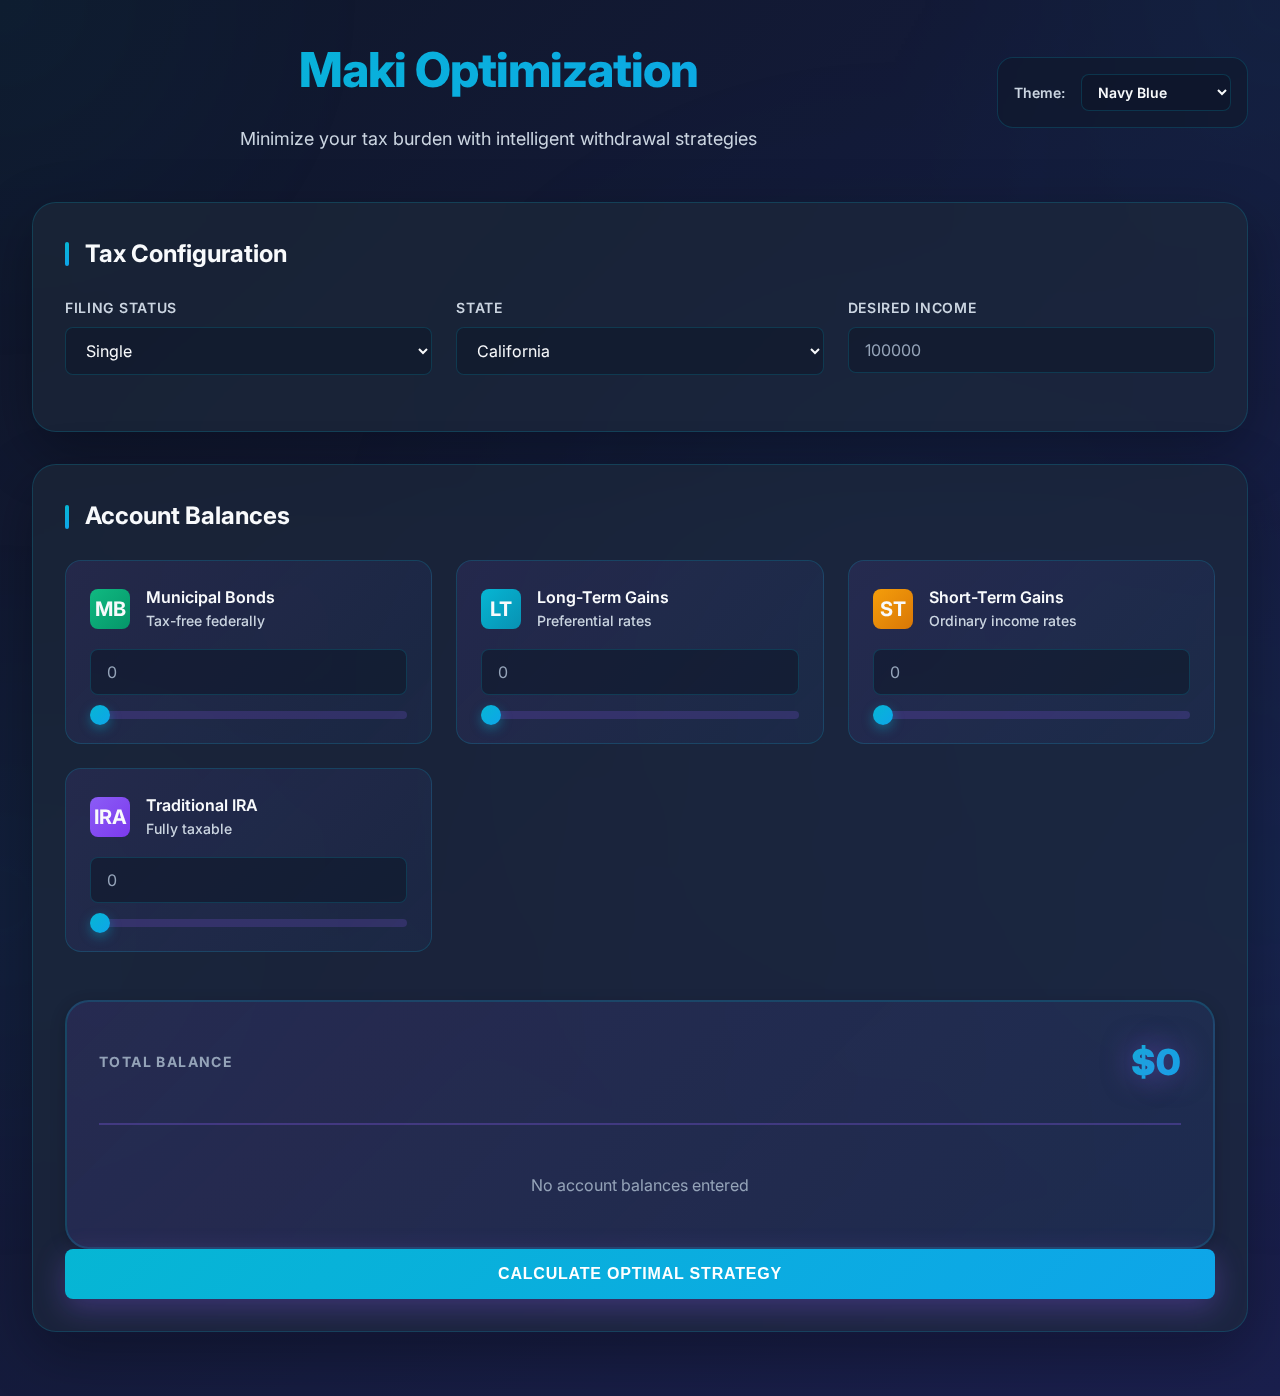
<file: index.html>
<!DOCTYPE html>
<html lang="en">

<head>
  <meta charset="UTF-8">
  <meta name="viewport" content="width=device-width, initial-scale=1.0">
  <meta name="description" content="Maki Optimization - Tax-efficient withdrawal strategy calculator">
  <title>Maki Optimization | Tax-Efficient Withdrawal Calculator</title>
  <link rel="preconnect" href="https://fonts.googleapis.com">
  <link rel="preconnect" href="https://fonts.gstatic.com" crossorigin>
  <link href="https://fonts.googleapis.com/css2?family=Inter:wght@400;500;600;700;800&display=swap" rel="stylesheet">
  <link rel="stylesheet" href="styles.css">
</head>

<body>
  <div class="container">
    <!-- Header -->
    <header>
      <div class="header-content">
        <div>
          <h1>Maki Optimization</h1>
          <p class="subtitle">Minimize your tax burden with intelligent withdrawal strategies</p>
        </div>
        <div class="theme-switcher">
          <label for="themeSelect">Theme:</label>
          <select id="themeSelect" class="theme-select">
            <option value="navy">Navy Blue</option>
            <option value="slate">Slate Platinum</option>
            <option value="indigo">Deep Indigo</option>
          </select>
        </div>
      </div>
    </header>

    <!-- Input Section -->
    <div class="card">
      <h2 class="card-title">Tax Configuration</h2>
      <div class="form-grid">
        <div class="form-group">
          <label for="filingStatus">Filing Status</label>
          <select id="filingStatus">
            <option value="single">Single</option>
            <option value="marriedFilingJointly">Married Filing Jointly</option>
            <option value="marriedFilingSeparately">Married Filing Separately</option>
            <option value="headOfHousehold">Head of Household</option>
          </select>
        </div>

        <div class="form-group">
          <label for="state">State</label>
          <select id="state">
            <option value="">Select State...</option>
          </select>
        </div>

        <div class="form-group">
          <label for="desiredIncome">Desired Income</label>
          <input type="text" id="desiredIncome" placeholder="100000" inputmode="numeric">
        </div>
      </div>
    </div>

    <!-- Account Balances -->
    <div class="card">
      <h2 class="card-title">Account Balances</h2>
      <div class="account-grid">
        <!-- Municipal Bonds -->
        <div class="account-card">
          <div class="account-header">
            <div class="account-icon muni">MB</div>
            <div>
              <div class="account-name">Municipal Bonds</div>
              <div class="slider-label">Tax-free federally</div>
            </div>
          </div>
          <div class="form-group">
            <input type="text" id="muniBonds" placeholder="0" inputmode="numeric">
            <input type="range" id="muniBondsSlider" min="0" max="5000000" step="10000" value="0"
              class="balance-slider">
          </div>
        </div>

        <!-- Long-term Capital Gains -->
        <div class="account-card">
          <div class="account-header">
            <div class="account-icon ltcg">LT</div>
            <div>
              <div class="account-name">Long-Term Gains</div>
              <div class="slider-label">Preferential rates</div>
            </div>
          </div>
          <div class="form-group">
            <input type="text" id="longTermGains" placeholder="0" inputmode="numeric">
            <input type="range" id="longTermGainsSlider" min="0" max="5000000" step="10000" value="0"
              class="balance-slider">
          </div>
        </div>

        <!-- Short-term Capital Gains -->
        <div class="account-card">
          <div class="account-header">
            <div class="account-icon stcg">ST</div>
            <div>
              <div class="account-name">Short-Term Gains</div>
              <div class="slider-label">Ordinary income rates</div>
            </div>
          </div>
          <div class="form-group">
            <input type="text" id="shortTermGains" placeholder="0" inputmode="numeric">
            <input type="range" id="shortTermGainsSlider" min="0" max="5000000" step="10000" value="0"
              class="balance-slider">
          </div>
        </div>

        <!-- IRA -->
        <div class="account-card">
          <div class="account-header">
            <div class="account-icon ira">IRA</div>
            <div>
              <div class="account-name">Traditional IRA</div>
              <div class="slider-label">Fully taxable</div>
            </div>
          </div>
          <div class="form-group">
            <input type="text" id="ira" placeholder="0" inputmode="numeric">
            <input type="range" id="iraSlider" min="0" max="5000000" step="10000" value="0" class="balance-slider">
          </div>
        </div>
      </div>

      <!-- Balance Preview -->
      <div id="balancePreview" class="balance-preview">
        <div class="balance-preview-header">
          <h3>Total Balance</h3>
          <div id="totalBalance" class="balance-preview-total">$0</div>
        </div>
        <div id="balanceBreakdown" class="balance-breakdown">
          <!-- Individual balances will be populated here -->
        </div>
      </div>

      <button class="btn btn-full" id="calculateBtn">Calculate Optimal Strategy</button>
    </div>

    <!-- Results Section -->
    <div id="resultsSection" class="hidden">
      <!-- Multi-Year Withdrawal Plan -->
      <div class="card fade-in">
        <h2 class="card-title">Multi-Year Withdrawal Plan</h2>

        <!-- Summary Metrics -->
        <div class="results-grid">
          <div class="result-item">
            <div class="result-label">Total Years</div>
            <div class="result-value" id="totalYears">0</div>
          </div>
          <div class="result-item">
            <div class="result-label">Total Taxes Paid</div>
            <div class="result-value" id="totalTaxesPaid">$0</div>
          </div>
          <div class="result-item">
            <div class="result-label">Total Withdrawn</div>
            <div class="result-value" id="totalWithdrawn">$0</div>
          </div>
          <div class="result-item">
            <div class="result-label">Average Effective Rate</div>
            <div class="result-value" id="avgEffectiveRate">0%</div>
          </div>
        </div>

        <!-- Year-by-Year Table -->
        <div class="table-container">
          <table id="yearlyBreakdown">
            <thead>
              <tr>
                <th>Year</th>
                <th>Muni Bonds</th>
                <th>Long-Term Gains</th>
                <th>Short-Term Gains</th>
                <th>Traditional IRA</th>
                <th>Total Withdrawn</th>
                <th>Total Tax</th>
                <th>Tax %</th>
                <th>Post-Tax Income</th>
              </tr>
            </thead>
            <tbody>
              <!-- Populated by JavaScript -->
            </tbody>
          </table>
        </div>
      </div>
    </div>
  </div>
  </div>
  </div>

  <!-- Scripts -->
  <script src="tax-data.js"></script>
  <script src="tax-calculator.js"></script>
  <script src="optimizer.js"></script>
  <script src="app.js"></script>
</body>

</html>
</file>
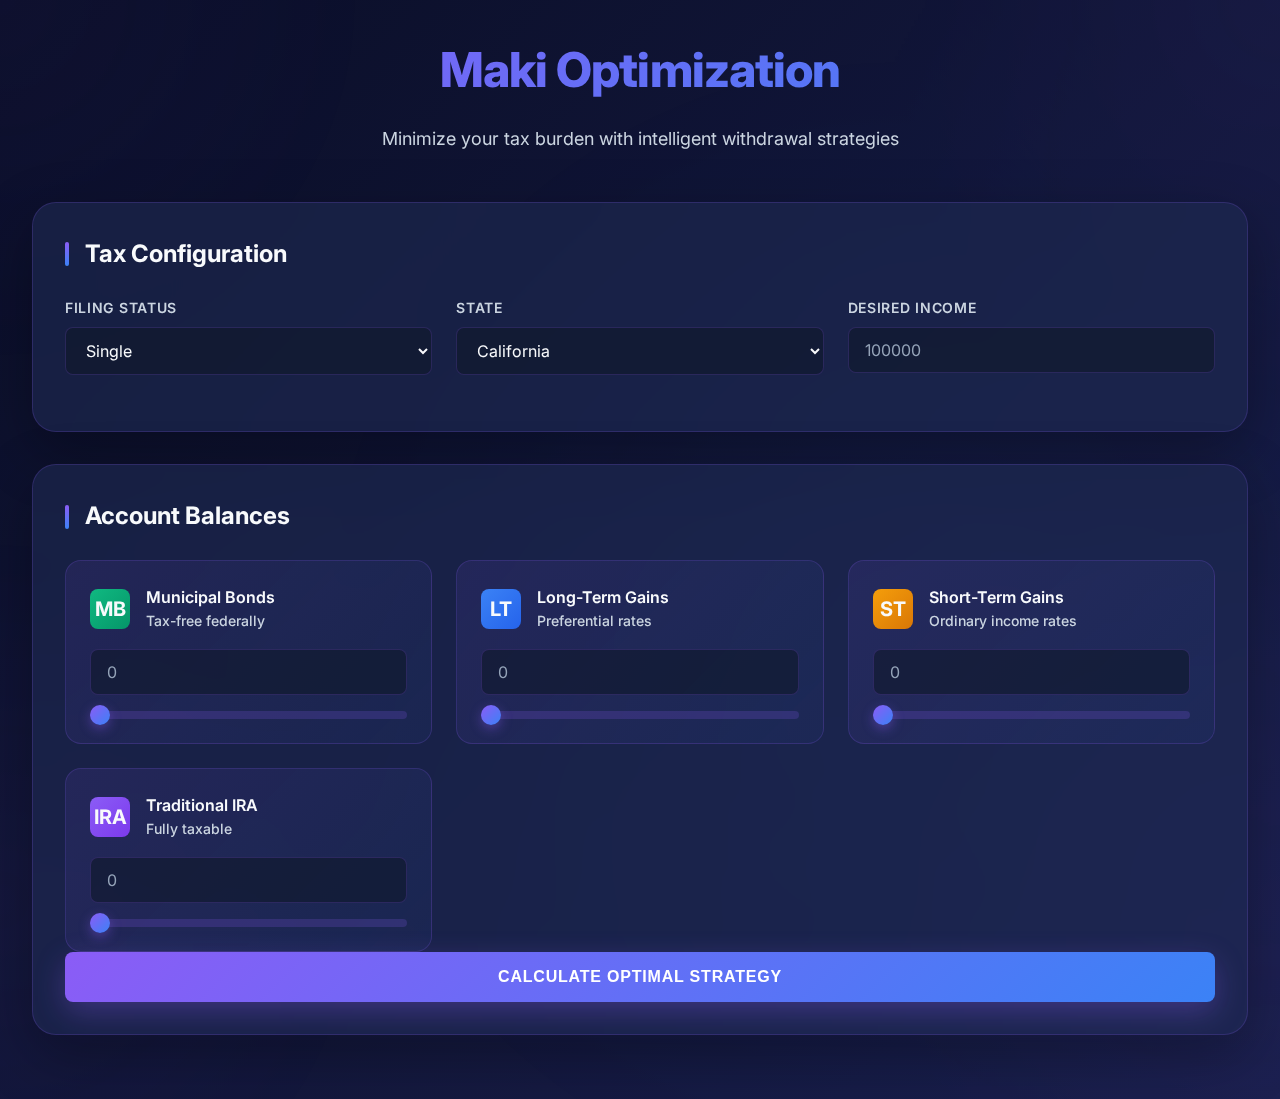
<file: root/index.html>
<!DOCTYPE html>
<html lang="en">

<head>
  <meta charset="UTF-8">
  <meta name="viewport" content="width=device-width, initial-scale=1.0">
  <meta name="description" content="Maki Optimization - Tax-efficient withdrawal strategy calculator">
  <title>Maki Optimization | Tax-Efficient Withdrawal Calculator</title>
  <link rel="preconnect" href="https://fonts.googleapis.com">
  <link rel="preconnect" href="https://fonts.gstatic.com" crossorigin>
  <link href="https://fonts.googleapis.com/css2?family=Inter:wght@400;500;600;700;800&display=swap" rel="stylesheet">
  <link rel="stylesheet" href="styles.css">
</head>

<body>
  <div class="container">
    <!-- Header -->
    <header>
      <h1>Maki Optimization</h1>
      <p class="subtitle">Minimize your tax burden with intelligent withdrawal strategies</p>
    </header>

    <!-- Input Section -->
    <div class="card">
      <h2 class="card-title">Tax Configuration</h2>
      <div class="form-grid">
        <div class="form-group">
          <label for="filingStatus">Filing Status</label>
          <select id="filingStatus">
            <option value="single">Single</option>
            <option value="marriedFilingJointly">Married Filing Jointly</option>
            <option value="marriedFilingSeparately">Married Filing Separately</option>
            <option value="headOfHousehold">Head of Household</option>
          </select>
        </div>

        <div class="form-group">
          <label for="state">State</label>
          <select id="state">
            <option value="">Select State...</option>
          </select>
        </div>

        <div class="form-group">
          <label for="desiredIncome">Desired Income</label>
          <input type="text" id="desiredIncome" placeholder="100000" inputmode="numeric">
        </div>
      </div>
    </div>

    <!-- Account Balances -->
    <div class="card">
      <h2 class="card-title">Account Balances</h2>
      <div class="account-grid">
        <!-- Municipal Bonds -->
        <div class="account-card">
          <div class="account-header">
            <div class="account-icon muni">MB</div>
            <div>
              <div class="account-name">Municipal Bonds</div>
              <div class="slider-label">Tax-free federally</div>
            </div>
          </div>
          <div class="form-group">
            <input type="text" id="muniBonds" placeholder="0" inputmode="numeric">
            <input type="range" id="muniBondsSlider" min="0" max="5000000" step="10000" value="0"
              class="balance-slider">
          </div>
        </div>

        <!-- Long-term Capital Gains -->
        <div class="account-card">
          <div class="account-header">
            <div class="account-icon ltcg">LT</div>
            <div>
              <div class="account-name">Long-Term Gains</div>
              <div class="slider-label">Preferential rates</div>
            </div>
          </div>
          <div class="form-group">
            <input type="text" id="longTermGains" placeholder="0" inputmode="numeric">
            <input type="range" id="longTermGainsSlider" min="0" max="5000000" step="10000" value="0"
              class="balance-slider">
          </div>
        </div>

        <!-- Short-term Capital Gains -->
        <div class="account-card">
          <div class="account-header">
            <div class="account-icon stcg">ST</div>
            <div>
              <div class="account-name">Short-Term Gains</div>
              <div class="slider-label">Ordinary income rates</div>
            </div>
          </div>
          <div class="form-group">
            <input type="text" id="shortTermGains" placeholder="0" inputmode="numeric">
            <input type="range" id="shortTermGainsSlider" min="0" max="5000000" step="10000" value="0"
              class="balance-slider">
          </div>
        </div>

        <!-- IRA -->
        <div class="account-card">
          <div class="account-header">
            <div class="account-icon ira">IRA</div>
            <div>
              <div class="account-name">Traditional IRA</div>
              <div class="slider-label">Fully taxable</div>
            </div>
          </div>
          <div class="form-group">
            <input type="text" id="ira" placeholder="0" inputmode="numeric">
            <input type="range" id="iraSlider" min="0" max="5000000" step="10000" value="0" class="balance-slider">
          </div>
        </div>
      </div>

      <button class="btn btn-full" id="calculateBtn">Calculate Optimal Strategy</button>
    </div>

    <!-- Results Section -->
    <div id="resultsSection" class="hidden">
      <!-- Multi-Year Withdrawal Plan -->
      <div class="card fade-in">
        <h2 class="card-title">Multi-Year Withdrawal Plan</h2>

        <!-- Summary Metrics -->
        <div class="results-grid">
          <div class="result-item">
            <div class="result-label">Total Years</div>
            <div class="result-value" id="totalYears">0</div>
          </div>
          <div class="result-item">
            <div class="result-label">Total Taxes Paid</div>
            <div class="result-value" id="totalTaxesPaid">$0</div>
          </div>
          <div class="result-item">
            <div class="result-label">Total Withdrawn</div>
            <div class="result-value" id="totalWithdrawn">$0</div>
          </div>
          <div class="result-item">
            <div class="result-label">Average Effective Rate</div>
            <div class="result-value" id="avgEffectiveRate">0%</div>
          </div>
        </div>

        <!-- Year-by-Year Table -->
        <div class="table-container">
          <table id="yearlyBreakdown">
            <thead>
              <tr>
                <th>Year</th>
                <th>Muni Bonds</th>
                <th>Long-Term Gains</th>
                <th>Short-Term Gains</th>
                <th>Traditional IRA</th>
                <th>Total Withdrawn</th>
                <th>Total Tax</th>
                <th>Tax %</th>
                <th>Post-Tax Income</th>
              </tr>
            </thead>
            <tbody>
              <!-- Populated by JavaScript -->
            </tbody>
          </table>
        </div>
      </div>
    </div>
  </div>
  </div>
  </div>

  <!-- Scripts -->
  <script src="tax-data.js"></script>
  <script src="tax-calculator.js"></script>
  <script src="optimizer.js"></script>
  <script src="app.js"></script>
</body>

</html>
</file>
<file: styles.css>
/* Maki Optimization - Premium Styles */

:root {
  /* Color Palette */
  --primary-bg: #0a0e27;
  --secondary-bg: #151b3d;
  --card-bg: rgba(30, 41, 82, 0.6);
  --accent-purple: #8b5cf6;
  --accent-blue: #3b82f6;
  --accent-green: #10b981;
  --accent-red: #ef4444;
  --text-primary: #f8fafc;
  --text-secondary: #cbd5e1;
  --text-muted: #94a3b8;
  --border-color: rgba(139, 92, 246, 0.2);
  --glow-purple: rgba(139, 92, 246, 0.4);
  --glow-blue: rgba(59, 130, 246, 0.4);

  /* Account Icon Colors */
  --icon-muni-1: #10b981;
  --icon-muni-2: #059669;
  --icon-ltcg-1: #3b82f6;
  --icon-ltcg-2: #2563eb;
  --icon-stcg-1: #f59e0b;
  --icon-stcg-2: #d97706;
  --icon-ira-1: #8b5cf6;
  --icon-ira-2: #7c3aed;

  /* Spacing */
  --spacing-xs: 0.5rem;
  --spacing-sm: 1rem;
  --spacing-md: 1.5rem;
  --spacing-lg: 2rem;
  --spacing-xl: 3rem;

  /* Border Radius */
  --radius-sm: 0.5rem;
  --radius-md: 1rem;
  --radius-lg: 1.5rem;

  /* Transitions */
  --transition-fast: 150ms ease;
  --transition-base: 250ms ease;
  --transition-slow: 400ms ease;
}

/* Theme 1: Navy Blue (Corporate) */
body.theme-navy {
  --primary-bg: #0f172a;
  --secondary-bg: #1e293b;
  --card-bg: rgba(30, 41, 59, 0.6);
  --accent-purple: #06b6d4;
  --accent-blue: #0ea5e9;
  --accent-green: #10b981;
  --accent-red: #ef4444;
  --text-primary: #f8fafc;
  --text-secondary: #cbd5e1;
  --text-muted: #94a3b8;
  --border-color: rgba(6, 182, 212, 0.2);
  --glow-purple: rgba(6, 182, 212, 0.4);
  --glow-blue: rgba(14, 165, 233, 0.4);

  /* Account Icon Colors - Keep original vibrant colors */
  --icon-muni-1: #10b981;
  --icon-muni-2: #059669;
  --icon-ltcg-1: #06b6d4;
  --icon-ltcg-2: #0891b2;
  --icon-stcg-1: #f59e0b;
  --icon-stcg-2: #d97706;
  --icon-ira-1: #8b5cf6;
  --icon-ira-2: #7c3aed;
}

/* Theme 3: Slate Platinum (Minimalist) */
body.theme-slate {
  --primary-bg: #0f1419;
  --secondary-bg: #1c2128;
  --card-bg: rgba(28, 33, 40, 0.6);
  --accent-purple: #94a3b8;
  --accent-blue: #64748b;
  --accent-green: #10b981;
  --accent-red: #ef4444;
  --text-primary: #f1f5f9;
  --text-secondary: #cbd5e1;
  --text-muted: #94a3b8;
  --border-color: rgba(148, 163, 184, 0.2);
  --glow-purple: rgba(148, 163, 184, 0.3);
  --glow-blue: rgba(100, 116, 139, 0.3);

  /* Account Icon Colors - Grayscale palette for minimalist theme */
  --icon-muni-1: #94a3b8;
  --icon-muni-2: #64748b;
  --icon-ltcg-1: #cbd5e1;
  --icon-ltcg-2: #94a3b8;
  --icon-stcg-1: #64748b;
  --icon-stcg-2: #475569;
  --icon-ira-1: #94a3b8;
  --icon-ira-2: #64748b;
}

/* Theme 4: Deep Indigo (Premium) */
body.theme-indigo {
  --primary-bg: #0c0e1f;
  --secondary-bg: #1a1d3a;
  --card-bg: rgba(26, 29, 58, 0.6);
  --accent-purple: #f59e0b;
  --accent-blue: #fb923c;
  --accent-green: #10b981;
  --accent-red: #ef4444;
  --text-primary: #faf5ff;
  --text-secondary: #e0e7ff;
  --text-muted: #a5b4fc;
  --border-color: rgba(245, 158, 11, 0.2);
  --glow-purple: rgba(245, 158, 11, 0.4);
  --glow-blue: rgba(251, 146, 60, 0.4);

  /* Account Icon Colors - Warm amber/indigo palette */
  --icon-muni-1: #10b981;
  --icon-muni-2: #059669;
  --icon-ltcg-1: #6366f1;
  --icon-ltcg-2: #4f46e5;
  --icon-stcg-1: #f59e0b;
  --icon-stcg-2: #d97706;
  --icon-ira-1: #a78bfa;
  --icon-ira-2: #8b5cf6;
}


* {
  margin: 0;
  padding: 0;
  box-sizing: border-box;
}

body {
  font-family: 'Inter', -apple-system, BlinkMacSystemFont, 'Segoe UI', Roboto, sans-serif;
  background: linear-gradient(135deg, var(--primary-bg) 0%, #1a1f4d 100%);
  color: var(--text-primary);
  line-height: 1.6;
  min-height: 100vh;
  padding: var(--spacing-lg);
  overflow-x: hidden;
}

/* Animated Background */
body::before {
  content: '';
  position: fixed;
  top: -50%;
  left: -50%;
  width: 200%;
  height: 200%;
  background: radial-gradient(circle, var(--glow-purple) 0%, transparent 50%),
    radial-gradient(circle, var(--glow-blue) 0%, transparent 50%);
  background-size: 50% 50%, 80% 80%;
  background-position: 0% 0%, 100% 100%;
  animation: backgroundShift 20s ease infinite;
  opacity: 0.1;
  z-index: -1;
}

@keyframes backgroundShift {

  0%,
  100% {
    transform: translate(0, 0) rotate(0deg);
  }

  50% {
    transform: translate(10%, 10%) rotate(180deg);
  }
}

/* Container */
.container {
  max-width: 1400px;
  margin: 0 auto;
}

/* Header */
header {
  margin-bottom: var(--spacing-xl);
  animation: fadeInDown 0.6s ease;
}

.header-content {
  display: flex;
  justify-content: space-between;
  align-items: center;
  gap: var(--spacing-lg);
  flex-wrap: wrap;
}

.header-content>div:first-child {
  text-align: center;
  flex: 1;
}

h1 {
  font-size: 3rem;
  font-weight: 800;
  background: linear-gradient(135deg, var(--accent-purple), var(--accent-blue));
  -webkit-background-clip: text;
  -webkit-text-fill-color: transparent;
  background-clip: text;
  margin-bottom: var(--spacing-sm);
  letter-spacing: -0.02em;
}

.subtitle {
  font-size: 1.125rem;
  color: var(--text-secondary);
  font-weight: 400;
}

/* Theme Switcher */
.theme-switcher {
  display: flex;
  align-items: center;
  gap: var(--spacing-sm);
  padding: var(--spacing-sm);
  background: rgba(15, 23, 42, 0.6);
  border: 1px solid var(--border-color);
  border-radius: var(--radius-md);
  backdrop-filter: blur(10px);
}

.theme-switcher label {
  font-size: 0.875rem;
  font-weight: 600;
  color: var(--text-secondary);
  text-transform: none;
  letter-spacing: normal;
  margin: 0;
}

.theme-select {
  background: rgba(15, 23, 42, 0.8);
  border: 1px solid var(--border-color);
  border-radius: var(--radius-sm);
  padding: 0.5rem 0.75rem;
  color: var(--text-primary);
  font-size: 0.875rem;
  font-weight: 600;
  cursor: pointer;
  transition: all var(--transition-base);
  min-width: 150px;
}

.theme-select:hover {
  border-color: var(--accent-purple);
}

.theme-select:focus {
  outline: none;
  border-color: var(--accent-purple);
  box-shadow: 0 0 0 2px var(--glow-purple);
}


/* Cards */
.card {
  background: var(--card-bg);
  backdrop-filter: blur(20px);
  border: 1px solid var(--border-color);
  border-radius: var(--radius-lg);
  padding: var(--spacing-lg);
  margin-bottom: var(--spacing-lg);
  box-shadow: 0 20px 60px rgba(0, 0, 0, 0.3);
  transition: transform var(--transition-base), box-shadow var(--transition-base);
}

.card:hover {
  transform: translateY(-2px);
  box-shadow: 0 25px 70px rgba(139, 92, 246, 0.2);
}

.card-title {
  font-size: 1.5rem;
  font-weight: 700;
  margin-bottom: var(--spacing-md);
  color: var(--text-primary);
  display: flex;
  align-items: center;
  gap: var(--spacing-sm);
}

.card-title::before {
  content: '';
  width: 4px;
  height: 24px;
  background: linear-gradient(180deg, var(--accent-purple), var(--accent-blue));
  border-radius: 2px;
}

/* Form Elements */
.form-grid {
  display: grid;
  grid-template-columns: repeat(auto-fit, minmax(250px, 1fr));
  gap: var(--spacing-md);
  margin-bottom: var(--spacing-md);
}

.form-group {
  display: flex;
  flex-direction: column;
  gap: var(--spacing-xs);
}

label {
  font-size: 0.875rem;
  font-weight: 600;
  color: var(--text-secondary);
  text-transform: uppercase;
  letter-spacing: 0.05em;
}

input,
select {
  background: rgba(15, 23, 42, 0.6);
  border: 1px solid var(--border-color);
  border-radius: var(--radius-sm);
  padding: 0.75rem 1rem;
  color: var(--text-primary);
  font-size: 1rem;
  font-family: inherit;
  transition: all var(--transition-base);
  outline: none;
}

input:focus,
select:focus {
  border-color: var(--accent-purple);
  box-shadow: 0 0 0 3px var(--glow-purple);
}

input::placeholder {
  color: var(--text-muted);
}

/* Account Grid */
.account-grid {
  display: grid;
  grid-template-columns: repeat(auto-fit, minmax(280px, 1fr));
  gap: var(--spacing-md);
}

.account-card {
  background: linear-gradient(135deg, rgba(139, 92, 246, 0.1), rgba(59, 130, 246, 0.05));
  border: 1px solid var(--border-color);
  border-radius: var(--radius-md);
  padding: var(--spacing-md);
  transition: all var(--transition-base);
}

.account-card:hover {
  border-color: var(--accent-purple);
  transform: translateY(-4px);
  box-shadow: 0 10px 30px var(--glow-purple);
}

.account-header {
  display: flex;
  align-items: center;
  gap: var(--spacing-sm);
  margin-bottom: var(--spacing-sm);
}

.account-icon {
  width: 40px;
  height: 40px;
  border-radius: var(--radius-sm);
  display: flex;
  align-items: center;
  justify-content: center;
  font-size: 1.25rem;
  font-weight: 700;
}

.account-icon.muni {
  background: linear-gradient(135deg, var(--icon-muni-1), var(--icon-muni-2));
}

.account-icon.ltcg {
  background: linear-gradient(135deg, var(--icon-ltcg-1), var(--icon-ltcg-2));
}

.account-icon.stcg {
  background: linear-gradient(135deg, var(--icon-stcg-1), var(--icon-stcg-2));
}

.account-icon.ira {
  background: linear-gradient(135deg, var(--icon-ira-1), var(--icon-ira-2));
}

.account-name {
  font-size: 1rem;
  font-weight: 600;
  color: var(--text-primary);
}

/* Buttons */
.btn {
  background: linear-gradient(135deg, var(--accent-purple), var(--accent-blue));
  color: white;
  border: none;
  border-radius: var(--radius-sm);
  padding: 1rem 2rem;
  font-size: 1rem;
  font-weight: 600;
  cursor: pointer;
  transition: all var(--transition-base);
  text-transform: uppercase;
  letter-spacing: 0.05em;
  box-shadow: 0 10px 30px rgba(139, 92, 246, 0.3);
}

.btn:hover {
  transform: translateY(-2px);
  box-shadow: 0 15px 40px rgba(139, 92, 246, 0.5);
}

.btn:active {
  transform: translateY(0);
}

.btn-full {
  width: 100%;
}

/* Range Slider */
.slider-container {
  margin-top: var(--spacing-md);
}

.slider-header {
  display: flex;
  justify-content: space-between;
  align-items: center;
  margin-bottom: var(--spacing-xs);
}

.slider-label {
  font-size: 0.875rem;
  color: var(--text-secondary);
  font-weight: 500;
}

.slider-value {
  font-size: 1rem;
  font-weight: 700;
  color: var(--accent-purple);
}

input[type="range"] {
  -webkit-appearance: none;
  appearance: none;
  width: 100%;
  height: 8px;
  background: rgba(139, 92, 246, 0.2);
  border-radius: 4px;
  outline: none;
  padding: 0;
  border: none;
}

input[type="range"]::-webkit-slider-thumb {
  -webkit-appearance: none;
  appearance: none;
  width: 20px;
  height: 20px;
  background: linear-gradient(135deg, var(--accent-purple), var(--accent-blue));
  border-radius: 50%;
  cursor: pointer;
  box-shadow: 0 4px 12px var(--glow-purple);
  transition: all var(--transition-fast);
}

input[type="range"]::-webkit-slider-thumb:hover {
  transform: scale(1.2);
  box-shadow: 0 6px 20px var(--glow-purple);
}

input[type="range"]::-moz-range-thumb {
  width: 20px;
  height: 20px;
  background: linear-gradient(135deg, var(--accent-purple), var(--accent-blue));
  border-radius: 50%;
  cursor: pointer;
  border: none;
  box-shadow: 0 4px 12px var(--glow-purple);
  transition: all var(--transition-fast);
}

input[type="range"]::-moz-range-thumb:hover {
  transform: scale(1.2);
  box-shadow: 0 6px 20px var(--glow-purple);
}

/* Balance Sliders (in input section) */
.balance-slider {
  margin-top: var(--spacing-xs);
  height: 6px;
}

/* Balance Preview */
.balance-preview {
  margin-top: var(--spacing-xl);
  padding: var(--spacing-lg);
  background: linear-gradient(135deg, rgba(139, 92, 246, 0.12), rgba(59, 130, 246, 0.08));
  border: 2px solid var(--border-color);
  border-radius: var(--radius-lg);
  transition: all var(--transition-base);
  box-shadow: 0 4px 16px rgba(0, 0, 0, 0.2);
}

.balance-preview:hover {
  border-color: var(--accent-purple);
  box-shadow: 0 12px 32px var(--glow-purple);
  transform: translateY(-2px);
}

.balance-preview-header {
  display: flex;
  justify-content: space-between;
  align-items: center;
  padding-bottom: var(--spacing-lg);
  border-bottom: 2px solid rgba(139, 92, 246, 0.3);
  margin-bottom: var(--spacing-lg);
}

.balance-preview-header h3 {
  font-size: 0.875rem;
  font-weight: 700;
  color: var(--text-muted);
  text-transform: uppercase;
  letter-spacing: 0.1em;
  margin: 0;
}

.balance-preview-total {
  font-size: 2.25rem;
  font-weight: 900;
  background: linear-gradient(135deg, var(--accent-purple), var(--accent-blue));
  -webkit-background-clip: text;
  -webkit-text-fill-color: transparent;
  background-clip: text;
  transition: all var(--transition-base);
  text-shadow: 0 0 30px rgba(139, 92, 246, 0.5);
}

.balance-breakdown {
  display: grid;
  grid-template-columns: repeat(auto-fit, minmax(220px, 1fr));
  gap: var(--spacing-md);
}

.balance-item {
  display: flex;
  justify-content: space-between;
  align-items: center;
  padding: var(--spacing-md);
  background: rgba(15, 23, 42, 0.5);
  border-radius: var(--radius-md);
  border: 1px solid rgba(139, 92, 246, 0.15);
  transition: all var(--transition-base);
  animation: fadeIn 0.3s ease;
  box-shadow: 0 2px 8px rgba(0, 0, 0, 0.15);
}

.balance-item:hover {
  background: rgba(15, 23, 42, 0.7);
  border-color: var(--accent-purple);
  transform: translateX(6px) scale(1.02);
  box-shadow: 0 4px 16px var(--glow-purple);
}

.balance-item-name {
  font-size: 0.9rem;
  color: var(--text-secondary);
  font-weight: 600;
  display: flex;
  align-items: center;
  gap: var(--spacing-sm);
}

.balance-item-icon {
  width: 32px;
  height: 32px;
  border-radius: var(--radius-sm);
  display: flex;
  align-items: center;
  justify-content: center;
  font-size: 0.875rem;
  font-weight: 700;
  flex-shrink: 0;
  box-shadow: 0 2px 8px rgba(0, 0, 0, 0.2);
}

.balance-item-icon.muni {
  background: linear-gradient(135deg, var(--icon-muni-1), var(--icon-muni-2));
}

.balance-item-icon.ltcg {
  background: linear-gradient(135deg, var(--icon-ltcg-1), var(--icon-ltcg-2));
}

.balance-item-icon.stcg {
  background: linear-gradient(135deg, var(--icon-stcg-1), var(--icon-stcg-2));
}

.balance-item-icon.ira {
  background: linear-gradient(135deg, var(--icon-ira-1), var(--icon-ira-2));
}

.balance-item-value {
  font-size: 1.125rem;
  font-weight: 800;
  background: linear-gradient(135deg, var(--accent-purple), var(--accent-blue));
  -webkit-background-clip: text;
  -webkit-text-fill-color: transparent;
  background-clip: text;
}


/* Table Styles */
.table-container {
  overflow-x: auto;
  margin-top: 2rem;
  border-radius: var(--radius-md);
  border: 1px solid var(--border-color);
}

table {
  width: 100%;
  border-collapse: collapse;
  font-size: 0.9rem;
}

thead {
  background: rgba(139, 92, 246, 0.15);
  border-bottom: 2px solid var(--accent-purple);
}

th {
  padding: 1rem 0.75rem;
  text-align: right;
  font-weight: 600;
  color: var(--text-primary);
  text-transform: uppercase;
  font-size: 0.75rem;
  letter-spacing: 0.05em;
}

th:first-child {
  text-align: left;
}

td {
  padding: 0.875rem 0.75rem;
  text-align: right;
  color: var(--text-secondary);
}

td:first-child {
  text-align: left;
  font-weight: 600;
  color: var(--accent-purple);
}

tbody tr {
  border-bottom: 1px solid rgba(255, 255, 255, 0.05);
  transition: background var(--transition-base);
}

tbody tr:hover {
  background: rgba(139, 92, 246, 0.08);
}

tbody tr:last-child {
  border-bottom: none;
}

/* Results Section */
.results-grid {
  display: grid;
  grid-template-columns: repeat(auto-fit, minmax(200px, 1fr));
  gap: var(--spacing-md);
  margin-bottom: var(--spacing-lg);
}

.result-item {
  background: rgba(15, 23, 42, 0.6);
  border: 1px solid var(--border-color);
  border-radius: var(--radius-md);
  padding: var(--spacing-md);
  text-align: center;
  transition: all var(--transition-base);
}

.result-item:hover {
  border-color: var(--accent-purple);
  transform: translateY(-2px);
}

.result-label {
  font-size: 0.875rem;
  color: var(--text-muted);
  text-transform: uppercase;
  letter-spacing: 0.05em;
  margin-bottom: var(--spacing-xs);
}

.result-value {
  font-size: 2rem;
  font-weight: 800;
  background: linear-gradient(135deg, var(--accent-purple), var(--accent-blue));
  -webkit-background-clip: text;
  -webkit-text-fill-color: transparent;
  background-clip: text;
}

.result-value.positive {
  background: linear-gradient(135deg, var(--accent-green), #059669);
  -webkit-background-clip: text;
  -webkit-text-fill-color: transparent;
  background-clip: text;
}

.result-value.negative {
  background: linear-gradient(135deg, var(--accent-red), #dc2626);
  -webkit-background-clip: text;
  -webkit-text-fill-color: transparent;
  background-clip: text;
}

/* Comparison Badge */
.comparison-badge {
  display: inline-flex;
  align-items: center;
  gap: var(--spacing-xs);
  padding: 0.5rem 1rem;
  border-radius: var(--radius-sm);
  font-size: 0.875rem;
  font-weight: 600;
  margin-top: var(--spacing-sm);
}

.comparison-badge.better {
  background: rgba(16, 185, 129, 0.2);
  color: var(--accent-green);
  border: 1px solid rgba(16, 185, 129, 0.3);
}

.comparison-badge.worse {
  background: rgba(239, 68, 68, 0.2);
  color: var(--accent-red);
  border: 1px solid rgba(239, 68, 68, 0.3);
}

.comparison-badge.optimal {
  background: rgba(139, 92, 246, 0.2);
  color: var(--accent-purple);
  border: 1px solid rgba(139, 92, 246, 0.3);
}

/* Hidden */
.hidden {
  display: none;
}

/* Animations */
@keyframes fadeInDown {
  from {
    opacity: 0;
    transform: translateY(-20px);
  }

  to {
    opacity: 1;
    transform: translateY(0);
  }
}

@keyframes fadeIn {
  from {
    opacity: 0;
  }

  to {
    opacity: 1;
  }
}

.fade-in {
  animation: fadeIn 0.5s ease;
}

/* Responsive */
@media (max-width: 768px) {
  h1 {
    font-size: 2rem;
  }

  .form-grid {
    grid-template-columns: 1fr;
  }

  .account-grid {
    grid-template-columns: 1fr;
  }

  .results-grid {
    grid-template-columns: 1fr;
  }

  body {
    padding: var(--spacing-sm);
  }
}

/* Loading State */
.loading {
  opacity: 0.6;
  pointer-events: none;
}

/* Tooltip */
.tooltip {
  position: relative;
  display: inline-block;
  cursor: help;
}

.tooltip::after {
  content: attr(data-tooltip);
  position: absolute;
  bottom: 125%;
  left: 50%;
  transform: translateX(-50%);
  background: rgba(15, 23, 42, 0.95);
  color: var(--text-primary);
  padding: 0.5rem 1rem;
  border-radius: var(--radius-sm);
  font-size: 0.875rem;
  white-space: nowrap;
  opacity: 0;
  pointer-events: none;
  transition: opacity var(--transition-base);
  border: 1px solid var(--border-color);
}

.tooltip:hover::after {
  opacity: 1;
}
</file>
<file: root/styles.css>
/* Maki Optimization - Premium Styles */

:root {
  /* Color Palette */
  --primary-bg: #0a0e27;
  --secondary-bg: #151b3d;
  --card-bg: rgba(30, 41, 82, 0.6);
  --accent-purple: #8b5cf6;
  --accent-blue: #3b82f6;
  --accent-green: #10b981;
  --accent-red: #ef4444;
  --text-primary: #f8fafc;
  --text-secondary: #cbd5e1;
  --text-muted: #94a3b8;
  --border-color: rgba(139, 92, 246, 0.2);
  --glow-purple: rgba(139, 92, 246, 0.4);
  --glow-blue: rgba(59, 130, 246, 0.4);

  /* Spacing */
  --spacing-xs: 0.5rem;
  --spacing-sm: 1rem;
  --spacing-md: 1.5rem;
  --spacing-lg: 2rem;
  --spacing-xl: 3rem;

  /* Border Radius */
  --radius-sm: 0.5rem;
  --radius-md: 1rem;
  --radius-lg: 1.5rem;

  /* Transitions */
  --transition-fast: 150ms ease;
  --transition-base: 250ms ease;
  --transition-slow: 400ms ease;
}

* {
  margin: 0;
  padding: 0;
  box-sizing: border-box;
}

body {
  font-family: 'Inter', -apple-system, BlinkMacSystemFont, 'Segoe UI', Roboto, sans-serif;
  background: linear-gradient(135deg, var(--primary-bg) 0%, #1a1f4d 100%);
  color: var(--text-primary);
  line-height: 1.6;
  min-height: 100vh;
  padding: var(--spacing-lg);
  overflow-x: hidden;
}

/* Animated Background */
body::before {
  content: '';
  position: fixed;
  top: -50%;
  left: -50%;
  width: 200%;
  height: 200%;
  background: radial-gradient(circle, var(--glow-purple) 0%, transparent 50%),
    radial-gradient(circle, var(--glow-blue) 0%, transparent 50%);
  background-size: 50% 50%, 80% 80%;
  background-position: 0% 0%, 100% 100%;
  animation: backgroundShift 20s ease infinite;
  opacity: 0.1;
  z-index: -1;
}

@keyframes backgroundShift {

  0%,
  100% {
    transform: translate(0, 0) rotate(0deg);
  }

  50% {
    transform: translate(10%, 10%) rotate(180deg);
  }
}

/* Container */
.container {
  max-width: 1400px;
  margin: 0 auto;
}

/* Header */
header {
  text-align: center;
  margin-bottom: var(--spacing-xl);
  animation: fadeInDown 0.6s ease;
}

h1 {
  font-size: 3rem;
  font-weight: 800;
  background: linear-gradient(135deg, var(--accent-purple), var(--accent-blue));
  -webkit-background-clip: text;
  -webkit-text-fill-color: transparent;
  background-clip: text;
  margin-bottom: var(--spacing-sm);
  letter-spacing: -0.02em;
}

.subtitle {
  font-size: 1.125rem;
  color: var(--text-secondary);
  font-weight: 400;
}

/* Cards */
.card {
  background: var(--card-bg);
  backdrop-filter: blur(20px);
  border: 1px solid var(--border-color);
  border-radius: var(--radius-lg);
  padding: var(--spacing-lg);
  margin-bottom: var(--spacing-lg);
  box-shadow: 0 20px 60px rgba(0, 0, 0, 0.3);
  transition: transform var(--transition-base), box-shadow var(--transition-base);
}

.card:hover {
  transform: translateY(-2px);
  box-shadow: 0 25px 70px rgba(139, 92, 246, 0.2);
}

.card-title {
  font-size: 1.5rem;
  font-weight: 700;
  margin-bottom: var(--spacing-md);
  color: var(--text-primary);
  display: flex;
  align-items: center;
  gap: var(--spacing-sm);
}

.card-title::before {
  content: '';
  width: 4px;
  height: 24px;
  background: linear-gradient(180deg, var(--accent-purple), var(--accent-blue));
  border-radius: 2px;
}

/* Form Elements */
.form-grid {
  display: grid;
  grid-template-columns: repeat(auto-fit, minmax(250px, 1fr));
  gap: var(--spacing-md);
  margin-bottom: var(--spacing-md);
}

.form-group {
  display: flex;
  flex-direction: column;
  gap: var(--spacing-xs);
}

label {
  font-size: 0.875rem;
  font-weight: 600;
  color: var(--text-secondary);
  text-transform: uppercase;
  letter-spacing: 0.05em;
}

input,
select {
  background: rgba(15, 23, 42, 0.6);
  border: 1px solid var(--border-color);
  border-radius: var(--radius-sm);
  padding: 0.75rem 1rem;
  color: var(--text-primary);
  font-size: 1rem;
  font-family: inherit;
  transition: all var(--transition-base);
  outline: none;
}

input:focus,
select:focus {
  border-color: var(--accent-purple);
  box-shadow: 0 0 0 3px var(--glow-purple);
}

input::placeholder {
  color: var(--text-muted);
}

/* Account Grid */
.account-grid {
  display: grid;
  grid-template-columns: repeat(auto-fit, minmax(280px, 1fr));
  gap: var(--spacing-md);
}

.account-card {
  background: linear-gradient(135deg, rgba(139, 92, 246, 0.1), rgba(59, 130, 246, 0.05));
  border: 1px solid var(--border-color);
  border-radius: var(--radius-md);
  padding: var(--spacing-md);
  transition: all var(--transition-base);
}

.account-card:hover {
  border-color: var(--accent-purple);
  transform: translateY(-4px);
  box-shadow: 0 10px 30px var(--glow-purple);
}

.account-header {
  display: flex;
  align-items: center;
  gap: var(--spacing-sm);
  margin-bottom: var(--spacing-sm);
}

.account-icon {
  width: 40px;
  height: 40px;
  border-radius: var(--radius-sm);
  display: flex;
  align-items: center;
  justify-content: center;
  font-size: 1.25rem;
  font-weight: 700;
}

.account-icon.muni {
  background: linear-gradient(135deg, #10b981, #059669);
}

.account-icon.ltcg {
  background: linear-gradient(135deg, #3b82f6, #2563eb);
}

.account-icon.stcg {
  background: linear-gradient(135deg, #f59e0b, #d97706);
}

.account-icon.ira {
  background: linear-gradient(135deg, #8b5cf6, #7c3aed);
}

.account-name {
  font-size: 1rem;
  font-weight: 600;
  color: var(--text-primary);
}

/* Buttons */
.btn {
  background: linear-gradient(135deg, var(--accent-purple), var(--accent-blue));
  color: white;
  border: none;
  border-radius: var(--radius-sm);
  padding: 1rem 2rem;
  font-size: 1rem;
  font-weight: 600;
  cursor: pointer;
  transition: all var(--transition-base);
  text-transform: uppercase;
  letter-spacing: 0.05em;
  box-shadow: 0 10px 30px rgba(139, 92, 246, 0.3);
}

.btn:hover {
  transform: translateY(-2px);
  box-shadow: 0 15px 40px rgba(139, 92, 246, 0.5);
}

.btn:active {
  transform: translateY(0);
}

.btn-full {
  width: 100%;
}

/* Range Slider */
.slider-container {
  margin-top: var(--spacing-md);
}

.slider-header {
  display: flex;
  justify-content: space-between;
  align-items: center;
  margin-bottom: var(--spacing-xs);
}

.slider-label {
  font-size: 0.875rem;
  color: var(--text-secondary);
  font-weight: 500;
}

.slider-value {
  font-size: 1rem;
  font-weight: 700;
  color: var(--accent-purple);
}

input[type="range"] {
  -webkit-appearance: none;
  appearance: none;
  width: 100%;
  height: 8px;
  background: rgba(139, 92, 246, 0.2);
  border-radius: 4px;
  outline: none;
  padding: 0;
  border: none;
}

input[type="range"]::-webkit-slider-thumb {
  -webkit-appearance: none;
  appearance: none;
  width: 20px;
  height: 20px;
  background: linear-gradient(135deg, var(--accent-purple), var(--accent-blue));
  border-radius: 50%;
  cursor: pointer;
  box-shadow: 0 4px 12px var(--glow-purple);
  transition: all var(--transition-fast);
}

input[type="range"]::-webkit-slider-thumb:hover {
  transform: scale(1.2);
  box-shadow: 0 6px 20px var(--glow-purple);
}

input[type="range"]::-moz-range-thumb {
  width: 20px;
  height: 20px;
  background: linear-gradient(135deg, var(--accent-purple), var(--accent-blue));
  border-radius: 50%;
  cursor: pointer;
  border: none;
  box-shadow: 0 4px 12px var(--glow-purple);
  transition: all var(--transition-fast);
}

input[type="range"]::-moz-range-thumb:hover {
  transform: scale(1.2);
  box-shadow: 0 6px 20px var(--glow-purple);
}

/* Balance Sliders (in input section) */
.balance-slider {
  margin-top: var(--spacing-xs);
  height: 6px;
}

/* Table Styles */
.table-container {
  overflow-x: auto;
  margin-top: 2rem;
  border-radius: var(--radius-md);
  border: 1px solid var(--border-color);
}

table {
  width: 100%;
  border-collapse: collapse;
  font-size: 0.9rem;
}

thead {
  background: rgba(139, 92, 246, 0.15);
  border-bottom: 2px solid var(--accent-purple);
}

th {
  padding: 1rem 0.75rem;
  text-align: right;
  font-weight: 600;
  color: var(--text-primary);
  text-transform: uppercase;
  font-size: 0.75rem;
  letter-spacing: 0.05em;
}

th:first-child {
  text-align: left;
}

td {
  padding: 0.875rem 0.75rem;
  text-align: right;
  color: var(--text-secondary);
}

td:first-child {
  text-align: left;
  font-weight: 600;
  color: var(--accent-purple);
}

tbody tr {
  border-bottom: 1px solid rgba(255, 255, 255, 0.05);
  transition: background var(--transition-base);
}

tbody tr:hover {
  background: rgba(139, 92, 246, 0.08);
}

tbody tr:last-child {
  border-bottom: none;
}

/* Results Section */
.results-grid {
  display: grid;
  grid-template-columns: repeat(auto-fit, minmax(200px, 1fr));
  gap: var(--spacing-md);
  margin-bottom: var(--spacing-lg);
}

.result-item {
  background: rgba(15, 23, 42, 0.6);
  border: 1px solid var(--border-color);
  border-radius: var(--radius-md);
  padding: var(--spacing-md);
  text-align: center;
  transition: all var(--transition-base);
}

.result-item:hover {
  border-color: var(--accent-purple);
  transform: translateY(-2px);
}

.result-label {
  font-size: 0.875rem;
  color: var(--text-muted);
  text-transform: uppercase;
  letter-spacing: 0.05em;
  margin-bottom: var(--spacing-xs);
}

.result-value {
  font-size: 2rem;
  font-weight: 800;
  background: linear-gradient(135deg, var(--accent-purple), var(--accent-blue));
  -webkit-background-clip: text;
  -webkit-text-fill-color: transparent;
  background-clip: text;
}

.result-value.positive {
  background: linear-gradient(135deg, var(--accent-green), #059669);
  -webkit-background-clip: text;
  -webkit-text-fill-color: transparent;
  background-clip: text;
}

.result-value.negative {
  background: linear-gradient(135deg, var(--accent-red), #dc2626);
  -webkit-background-clip: text;
  -webkit-text-fill-color: transparent;
  background-clip: text;
}

/* Comparison Badge */
.comparison-badge {
  display: inline-flex;
  align-items: center;
  gap: var(--spacing-xs);
  padding: 0.5rem 1rem;
  border-radius: var(--radius-sm);
  font-size: 0.875rem;
  font-weight: 600;
  margin-top: var(--spacing-sm);
}

.comparison-badge.better {
  background: rgba(16, 185, 129, 0.2);
  color: var(--accent-green);
  border: 1px solid rgba(16, 185, 129, 0.3);
}

.comparison-badge.worse {
  background: rgba(239, 68, 68, 0.2);
  color: var(--accent-red);
  border: 1px solid rgba(239, 68, 68, 0.3);
}

.comparison-badge.optimal {
  background: rgba(139, 92, 246, 0.2);
  color: var(--accent-purple);
  border: 1px solid rgba(139, 92, 246, 0.3);
}

/* Hidden */
.hidden {
  display: none;
}

/* Animations */
@keyframes fadeInDown {
  from {
    opacity: 0;
    transform: translateY(-20px);
  }

  to {
    opacity: 1;
    transform: translateY(0);
  }
}

@keyframes fadeIn {
  from {
    opacity: 0;
  }

  to {
    opacity: 1;
  }
}

.fade-in {
  animation: fadeIn 0.5s ease;
}

/* Responsive */
@media (max-width: 768px) {
  h1 {
    font-size: 2rem;
  }

  .form-grid {
    grid-template-columns: 1fr;
  }

  .account-grid {
    grid-template-columns: 1fr;
  }

  .results-grid {
    grid-template-columns: 1fr;
  }

  body {
    padding: var(--spacing-sm);
  }
}

/* Loading State */
.loading {
  opacity: 0.6;
  pointer-events: none;
}

/* Tooltip */
.tooltip {
  position: relative;
  display: inline-block;
  cursor: help;
}

.tooltip::after {
  content: attr(data-tooltip);
  position: absolute;
  bottom: 125%;
  left: 50%;
  transform: translateX(-50%);
  background: rgba(15, 23, 42, 0.95);
  color: var(--text-primary);
  padding: 0.5rem 1rem;
  border-radius: var(--radius-sm);
  font-size: 0.875rem;
  white-space: nowrap;
  opacity: 0;
  pointer-events: none;
  transition: opacity var(--transition-base);
  border: 1px solid var(--border-color);
}

.tooltip:hover::after {
  opacity: 1;
}
</file>
